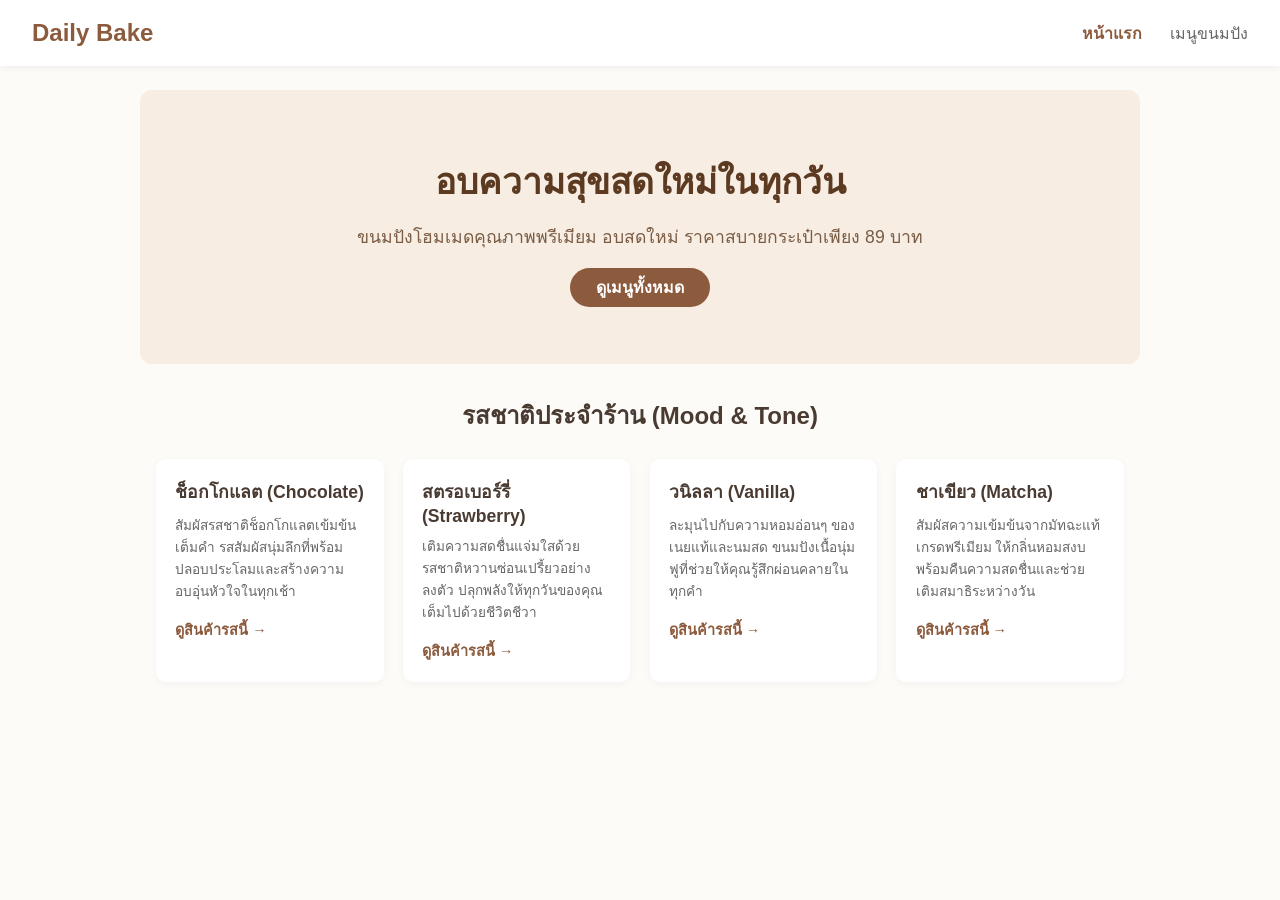
<file: index.html>
<!DOCTYPE html>
<html lang="th">
<head>
  <meta charset="UTF-8">
  <meta name="viewport" content="width=device-width, initial-scale=1.0">
  <title>Daily Bake - ขนมปังโฮมเมดสดใหม่ทุกวัน</title>
  <link rel="stylesheet" href="style.css">
</head>
<body>
  <header class="navbar">
    <div class="logo">Daily Bake</div>
    <nav>
      <a href="index.html" class="active">หน้าแรก</a>
      <a href="product.html">เมนูขนมปัง</a>
    </nav>
  </header>

  <section class="hero">
    <h1>อบความสุขสดใหม่ในทุกวัน</h1>
    <p>ขนมปังโฮมเมดคุณภาพพรีเมียม อบสดใหม่ ราคาสบายกระเป๋าเพียง 89 บาท</p>
    <a href="product.html" class="btn-primary">ดูเมนูทั้งหมด</a>
  </section>

  <section class="container">
    <h2 style="text-align: center; margin-bottom: 1.5rem;">รสชาติประจำร้าน (Mood & Tone)</h2>
    <div class="mood-grid">
      <div class="mood-card chocolate">
        <h3>ช็อกโกแลต (Chocolate)</h3>
        <p>สัมผัสรสชาติช็อกโกแลตเข้มข้นเต็มคำ รสสัมผัสนุ่มลึกที่พร้อมปลอบประโลมและสร้างความอบอุ่นหัวใจในทุกเช้า</p>
        <a href="product.html?mood=chocolate" class="btn-link">ดูสินค้ารสนี้ →</a>
      </div>
      <div class="mood-card strawberry">
        <h3>สตรอเบอร์รี่ (Strawberry)</h3>
        <p>เติมความสดชื่นแจ่มใสด้วยรสชาติหวานซ่อนเปรี้ยวอย่างลงตัว ปลุกพลังให้ทุกวันของคุณเต็มไปด้วยชีวิตชีวา</p>
        <a href="product.html?mood=strawberry" class="btn-link">ดูสินค้ารสนี้ →</a>
      </div>
      <div class="mood-card vanilla">
        <h3>วนิลลา (Vanilla)</h3>
        <p>ละมุนไปกับความหอมอ่อนๆ ของเนยแท้และนมสด ขนมปังเนื้อนุ่มฟูที่ช่วยให้คุณรู้สึกผ่อนคลายในทุกคำ</p>
        <a href="product.html?mood=vanilla" class="btn-link">ดูสินค้ารสนี้ →</a>
      </div>
      <div class="mood-card matcha">
        <h3>ชาเขียว (Matcha)</h3>
        <p>สัมผัสความเข้มข้นจากมัทฉะแท้เกรดพรีเมียม ให้กลิ่นหอมสงบพร้อมคืนความสดชื่นและช่วยเติมสมาธิระหว่างวัน</p>
        <a href="product.html?mood=matcha" class="btn-link">ดูสินค้ารสนี้ →</a>
      </div>
    </div>
  </section>
</body>
</html>
</file>
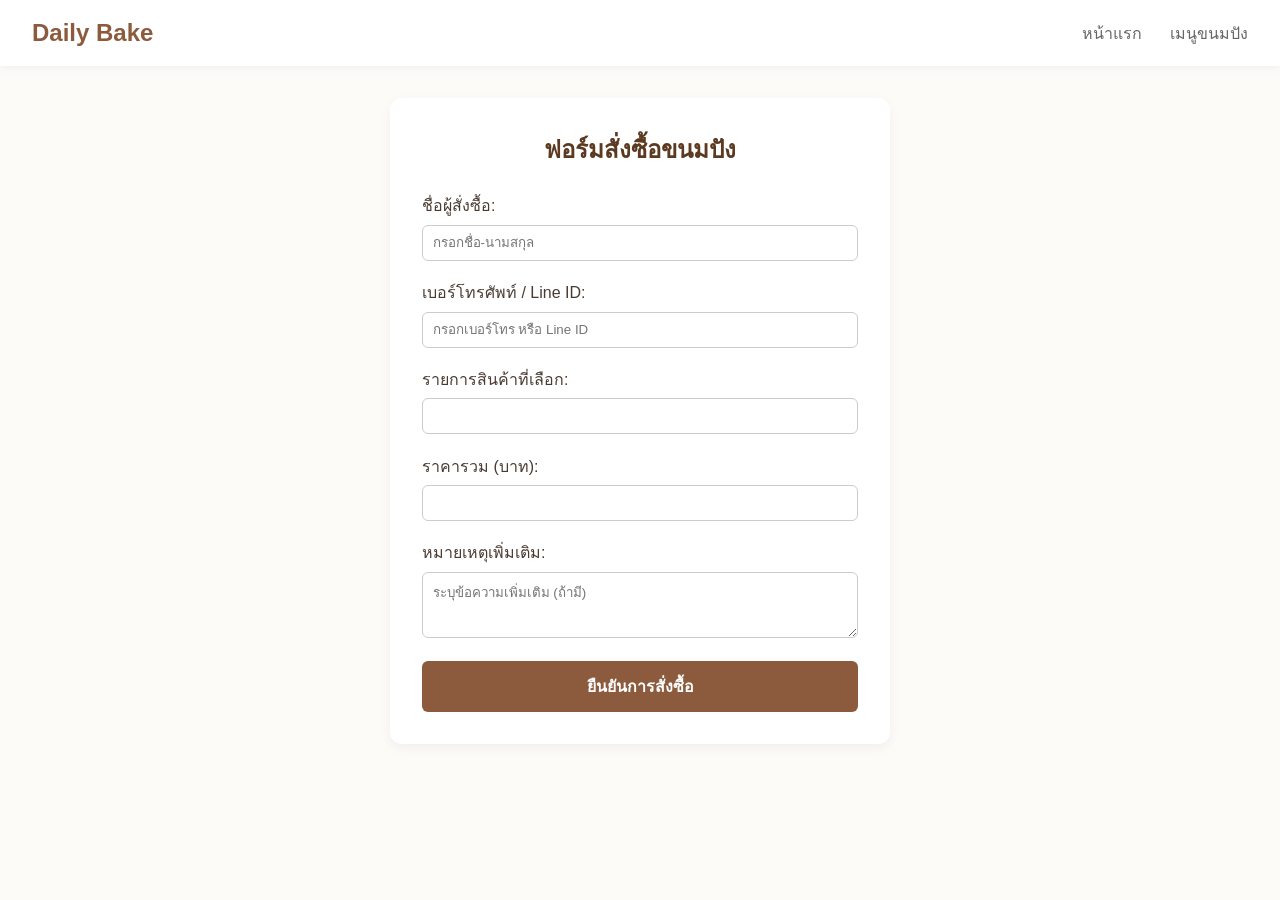
<file: order.html>
<!DOCTYPE html>
<html lang="th">
<head>
  <meta charset="UTF-8">
  <meta name="viewport" content="width=device-width, initial-scale=1.0">
  <title>สั่งซื้อสินค้า - Daily Bake</title>
  <link rel="stylesheet" href="style.css">
</head>
<body>
  <header class="navbar">
    <div class="logo">Daily Bake</div>
    <nav>
      <a href="index.html">หน้าแรก</a>
      <a href="product.html">เมนูขนมปัง</a>
    </nav>
  </header>

  <main class="container form-container">
    <h2>ฟอร์มสั่งซื้อขนมปัง</h2>
    <form id="orderForm">
      <div class="form-group">
        <label for="customerName">ชื่อผู้สั่งซื้อ:</label>
        <input type="text" id="customerName" required placeholder="กรอกชื่อ-นามสกุล">
      </div>
      <div class="form-group">
        <label for="contact">เบอร์โทรศัพท์ / Line ID:</label>
        <input type="text" id="contact" required placeholder="กรอกเบอร์โทร หรือ Line ID">
      </div>
      <div class="form-group">
        <label for="items">รายการสินค้าที่เลือก:</label>
        <input type="text" id="items" readonly>
      </div>
      <div class="form-group">
        <label for="total">ราคารวม (บาท):</label>
        <input type="text" id="total" readonly>
      </div>
      <div class="form-group">
        <label for="note">หมายเหตุเพิ่มเติม:</label>
        <textarea id="note" rows="3" placeholder="ระบุข้อความเพิ่มเติม (ถ้ามี)"></textarea>
      </div>
      <button type="submit" class="btn-submit">ยืนยันการสั่งซื้อ</button>
    </form>
  </main>

  <script src="script.js"></script>
</body>
</html>
</file>
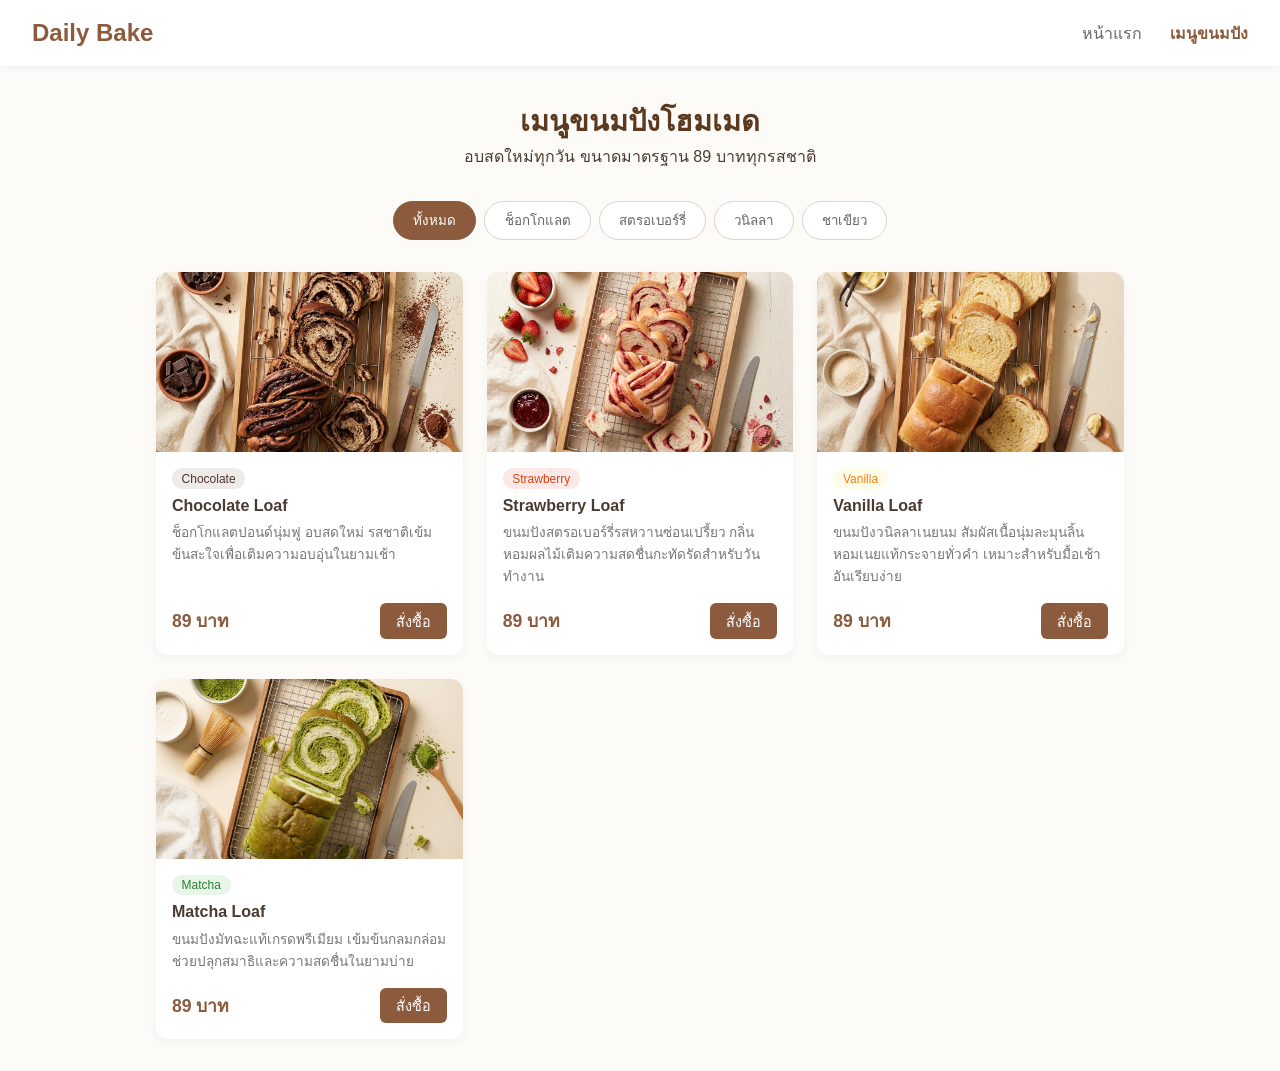
<file: product.html>
<!DOCTYPE html>
<html lang="th">
<head>
  <meta charset="UTF-8">
  <meta name="viewport" content="width=device-width, initial-scale=1.0">
  <title>รายการสินค้า - Daily Bake</title>
  <link rel="stylesheet" href="style.css">
</head>
<body>
  <header class="navbar">
    <div class="logo">Daily Bake</div>
    <nav>
      <a href="index.html">หน้าแรก</a>
      <a href="product.html" class="active">เมนูขนมปัง</a>
    </nav>
  </header>

  <main class="container">
    <section class="page-title">
      <h1>เมนูขนมปังโฮมเมด</h1>
      <p>อบสดใหม่ทุกวัน ขนาดมาตรฐาน 89 บาททุกรสชาติ</p>
    </section>

    <div class="filter-bar" id="filter-bar">
      <button class="filter-btn active" data-category="all">ทั้งหมด</button>
      <button class="filter-btn" data-category="chocolate">ช็อกโกแลต</button>
      <button class="filter-btn" data-category="strawberry">สตรอเบอร์รี่</button>
      <button class="filter-btn" data-category="vanilla">วนิลลา</button>
      <button class="filter-btn" data-category="matcha">ชาเขียว</button>
    </div>

    <div class="product-grid" id="product-list">
      <p style="text-align:center; grid-column: 1/-1;">กำลังโหลดรายการขนมปัง...</p>
    </div>
  </main>

  <script src="script.js"></script>
</body>
</html>
</file>
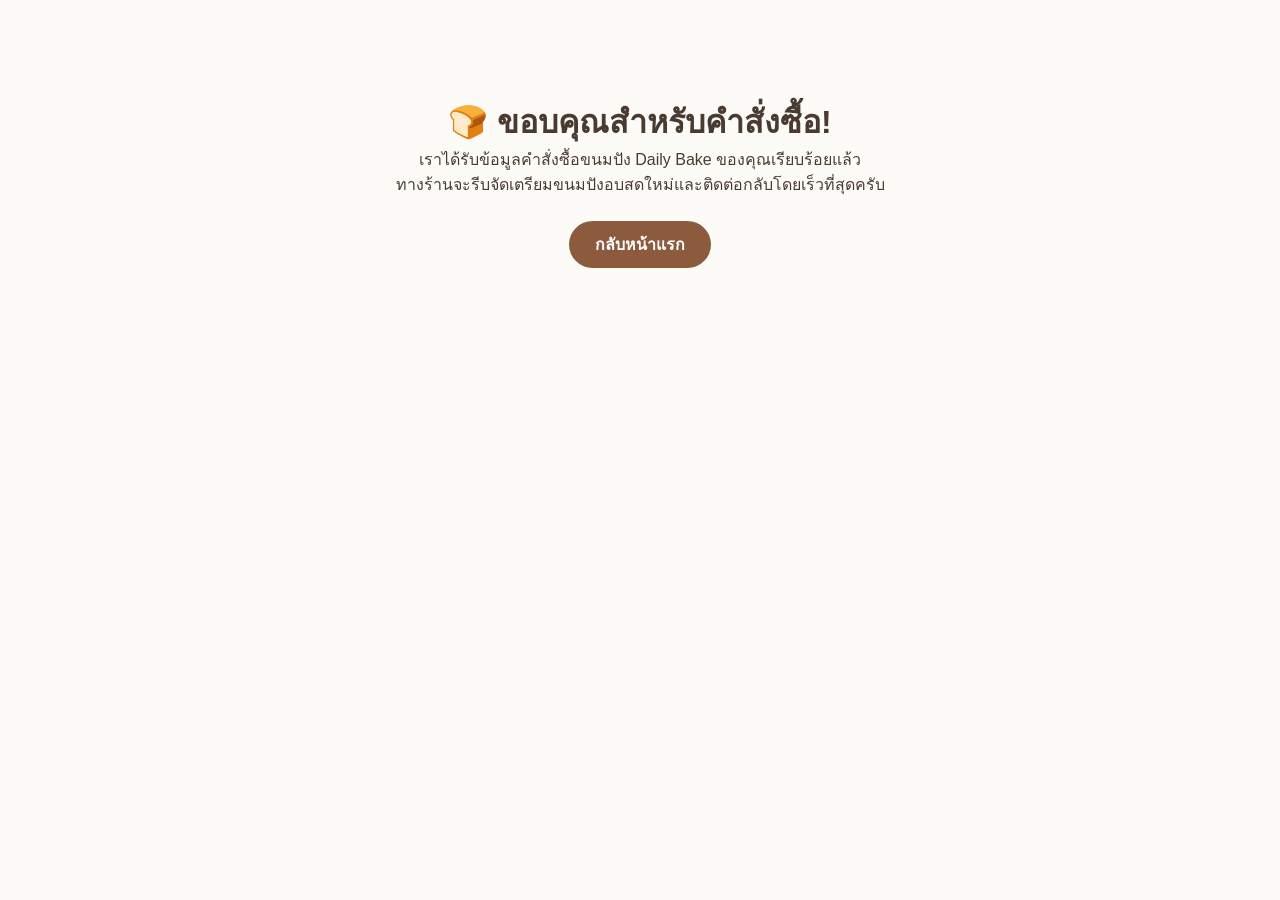
<file: receipt.html>
<!DOCTYPE html>
<html lang="th">
<head>
  <meta charset="UTF-8">
  <meta name="viewport" content="width=device-width, initial-scale=1.0">
  <title>ขอบคุณที่สั่งซื้อ - Daily Bake</title>
  <link rel="stylesheet" href="style.css">
</head>
<body>
  <main class="container success-container">
    <h1>🍞 ขอบคุณสำหรับคำสั่งซื้อ!</h1>
    <p>เราได้รับข้อมูลคำสั่งซื้อขนมปัง Daily Bake ของคุณเรียบร้อยแล้ว</p>
    <p>ทางร้านจะรีบจัดเตรียมขนมปังอบสดใหม่และติดต่อกลับโดยเร็วที่สุดครับ</p>
    <a href="index.html" class="btn-primary" style="margin-top: 1.5rem; display: inline-block;">กลับหน้าแรก</a>
  </main>
</body>
</html>
</file>
<file: style.css>
* {
  box-sizing: border-box;
  margin: 0;
  padding: 0;
  font-family: 'Segoe UI', Tahoma, Geneva, Verdana, sans-serif;
}

body {
  background-color: #fdfbf7;
  color: #4a3b32;
}

.navbar {
  display: flex;
  justify-content: space-between;
  align-items: center;
  padding: 1.2rem 2rem;
  background-color: #ffffff;
  box-shadow: 0 2px 8px rgba(0,0,0,0.05);
}

.logo {
  font-size: 1.5rem;
  font-weight: bold;
  color: #8c5a3c;
}

nav a {
  margin-left: 1.5rem;
  text-decoration: none;
  color: #666;
  font-weight: 500;
}

nav a.active {
  color: #8c5a3c;
  font-weight: bold;
}

.container {
  max-width: 1000px;
  margin: 2rem auto;
  padding: 0 1rem;
}

.hero {
  text-align: center;
  padding: 4rem 1rem;
  background-color: #f7ede2;
  border-radius: 12px;
  margin: 1.5rem auto;
  max-width: 1000px;
}

.hero h1 { font-size: 2.2rem; color: #5c3a21; margin-bottom: 0.8rem; }
.hero p { font-size: 1.1rem; color: #7a5c45; margin-bottom: 1.5rem; }

.btn-primary {
  background-color: #8c5a3c;
  color: #fff;
  padding: 0.7rem 1.6rem;
  text-decoration: none;
  border-radius: 25px;
  font-weight: bold;
}

.mood-grid {
  display: grid;
  grid-template-columns: repeat(auto-fit, minmax(220px, 1fr));
  gap: 1.2rem;
}

.mood-card {
  background: #fff;
  padding: 1.2rem;
  border-radius: 10px;
  box-shadow: 0 2px 8px rgba(0,0,0,0.04);
}

.mood-card h3 { margin-bottom: 0.5rem; font-size: 1.1rem; }
.mood-card p { font-size: 0.85rem; color: #666; margin-bottom: 1rem; }
.btn-link { color: #8c5a3c; text-decoration: none; font-weight: bold; font-size: 0.9rem; }

.page-title { text-align: center; margin-bottom: 2rem; }
.page-title h1 { font-size: 1.8rem; color: #5c3a21; }

.filter-bar {
  display: flex;
  justify-content: center;
  gap: 0.5rem;
  flex-wrap: wrap;
  margin-bottom: 2rem;
}

.filter-btn {
  padding: 0.5rem 1.2rem;
  border: 1px solid #dcd3c9;
  background-color: #fff;
  border-radius: 20px;
  cursor: pointer;
  color: #666;
}

.filter-btn.active, .filter-btn:hover {
  background-color: #8c5a3c;
  color: #fff;
  border-color: #8c5a3c;
}

.product-grid {
  display: grid;
  grid-template-columns: repeat(auto-fill, minmax(230px, 1fr));
  gap: 1.5rem;
}

.product-card {
  background: #fff;
  border-radius: 12px;
  overflow: hidden;
  box-shadow: 0 4px 12px rgba(0,0,0,0.04);
  display: flex;
  flex-direction: column;
}

.product-img { width: 100%; height: 180px; object-fit: cover; }
.product-info { padding: 1rem; display: flex; flex-direction: column; flex-grow: 1; }

.badge {
  align-self: flex-start;
  font-size: 0.75rem;
  padding: 0.2rem 0.6rem;
  border-radius: 10px;
  margin-bottom: 0.5rem;
}

.badge.chocolate { background-color: #efebe9; color: #4e342e; }
.badge.strawberry { background-color: #fbe9e7; color: #d84315; }
.badge.vanilla { background-color: #fffde7; color: #f57f17; }
.badge.matcha { background-color: #e8f5e9; color: #2e7d32; }

.product-info h3 { font-size: 1rem; margin-bottom: 0.4rem; }
.description { font-size: 0.85rem; color: #777; margin-bottom: 1rem; flex-grow: 1; }
.price-row { display: flex; justify-content: space-between; align-items: center; }
.price { font-size: 1.1rem; font-weight: bold; color: #8c5a3c; }

.btn-buy {
  background-color: #8c5a3c;
  color: #fff;
  text-decoration: none;
  padding: 0.4rem 1rem;
  border-radius: 6px;
  font-size: 0.9rem;
}

.form-container {
  max-width: 500px;
  background: #fff;
  padding: 2rem;
  border-radius: 12px;
  box-shadow: 0 4px 12px rgba(0,0,0,0.05);
}

.form-container h2 { margin-bottom: 1.5rem; text-align: center; color: #5c3a21; }
.form-group { margin-bottom: 1.2rem; }
.form-group label { display: block; margin-bottom: 0.4rem; font-weight: 500; }
.form-group input, .form-group textarea {
  width: 100%;
  padding: 0.6rem;
  border: 1px solid #ccc;
  border-radius: 6px;
}

.btn-submit {
  width: 100%;
  padding: 0.8rem;
  background-color: #8c5a3c;
  color: #fff;
  border: none;
  border-radius: 6px;
  font-size: 1rem;
  font-weight: bold;
  cursor: pointer;
}

.success-container { text-align: center; padding: 4rem 1rem; }
</file>
